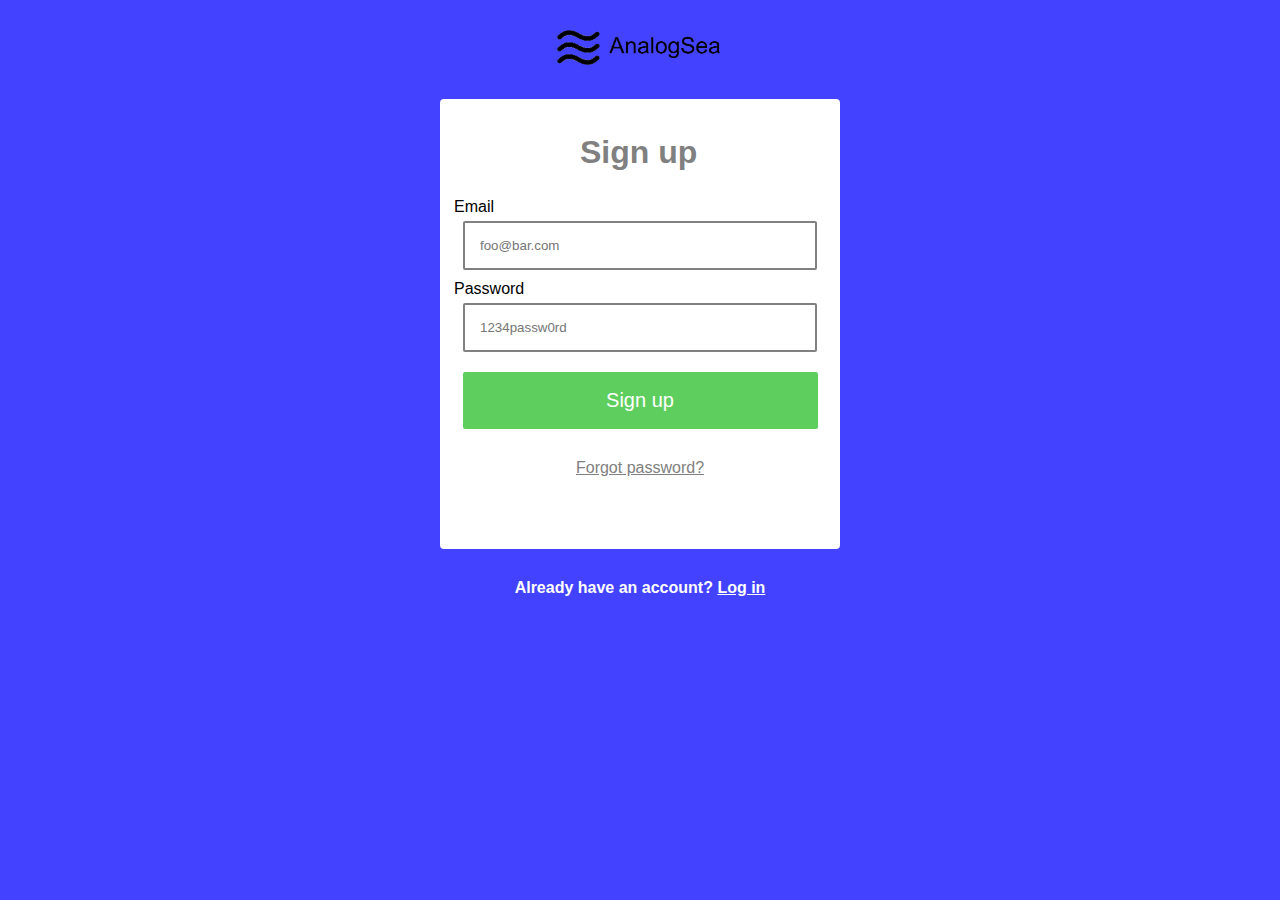
<file: index.html>
<!DOCTYPE html>
<html>
<head>
	<title>A simple form</title>
	<link rel="stylesheet" type="text/css" href="main.css">
</head>
<body>
 <div class="logoset">
   <img src="logo.png" height="35px">
 </div>

 <div class="whiteformset">
  <form class="virav">
 	<h1 class="sigup">Sign up</h1>
 	<fieldset class="filds">
 		<label for="email">Email</label>
 		<input placeholder="foo@bar.com" type="email" name="email" id="email" required />

 		<label for="password">Password</label>
 		<input placeholder="1234passw0rd" type="text" name="password" id="password" required/> 
 		<!-- reqired пишется для требования емайла итд -->
 	</fieldset>
   <button type='sigup' class="buttvir">Sign up</button>

   </form>
 
    <div class="logoset">
 	<p><a href="/forgot-password/new" class="forgpas">Forgot password?<a/></p>
    </div>
 </div>

 <div class="logoset">
 	<p class="lasttxt">Already have an account? <a href="/login" class="lasttxt">Log in</a></p> 

 </div>
   
</body>
</html>
</file>
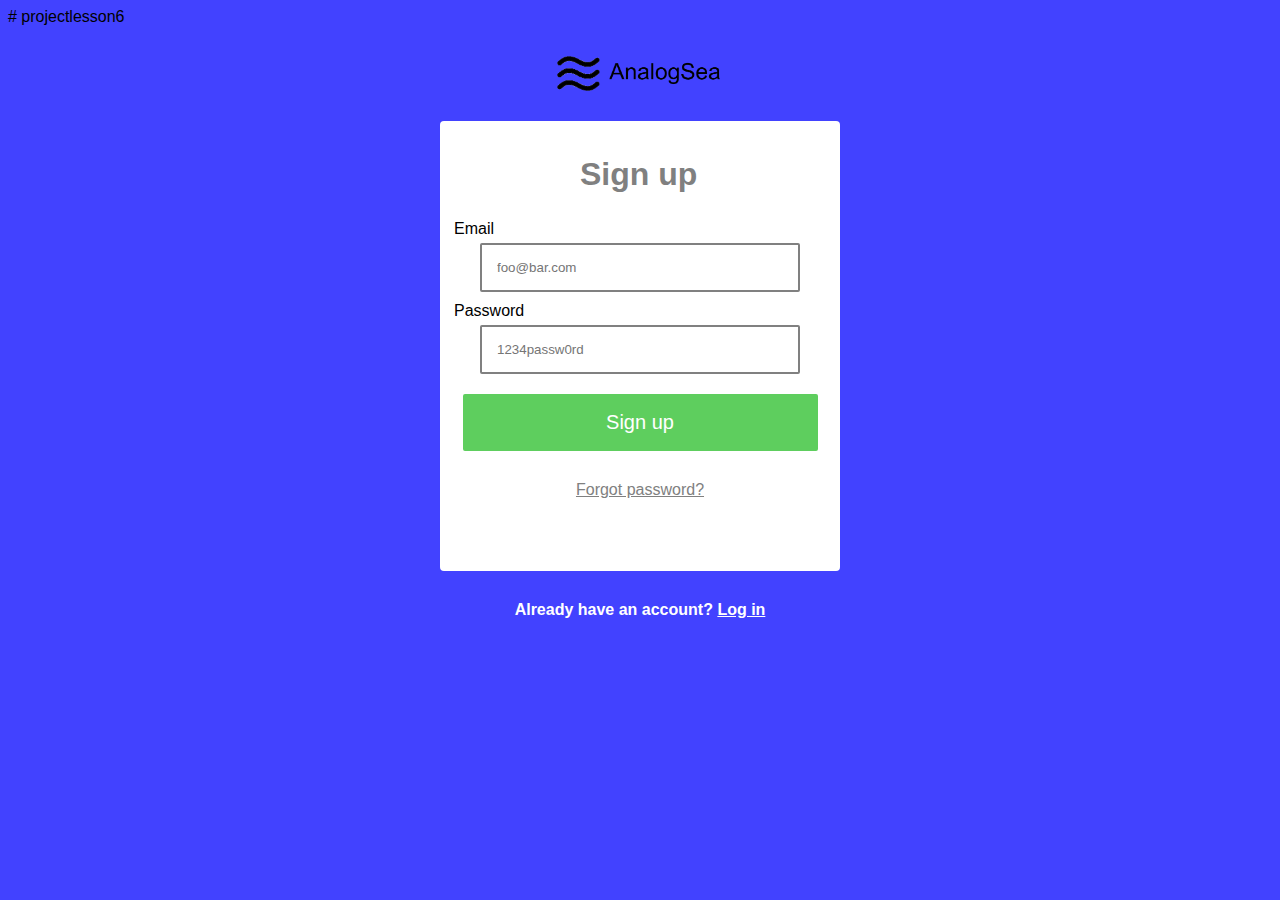
<file: project.html>
# projectlesson6
<!DOCTYPE html>
<html>
<head>
	<title>A simple form</title>
	<link rel="stylesheet" type="text/css" href="main.css">
</head>
<body>
 <div class="logoset">
   <img src="logo.png" height="35px">
 </div>

 <div class="whiteformset">
  <form class="virav">
 	<h1 class="sigup">Sign up</h1>
 	<fieldset class="filds">
 		<label for="email">Email</label>
 		<input placeholder="foo@bar.com" type="email" name="email" id="email" required />

 		<label for="password">Password</label>
 		<input placeholder="1234passw0rd" type="text" name="password" id="password" required/> 
 		<!-- reqired пишется для требования емайла итд -->
 	</fieldset>
   <button type='sigup' class="buttvir">Sign up</button>

   </form>
 
    <div class="logoset">
 	<p><a href="/forgot-password/new" class="forgpas">Forgot password?<a/></p>
    </div>
 </div>

 <div class="logoset">
 	<p class="lasttxt">Already have an account? <a href="/login" class="lasttxt">Log in</a></p> 

 </div>
   
</body>
</html>
</file>
<file: main.css>
body {
	background-color: #4242ff;
	font-family: "Arial";
}

.logoset {
	text-align: center;
	margin-top: 30px;
}

.whiteformset {
	background-color: #fff;
	margin-top: 30px;
	width:400px;
	height: 450px;
	
	margin-left: auto;
	margin-right: auto;
	border-radius: 4px;
	
}

.sigup {
	
	color: gray;
	margin-top: 35px;
	display: inline-block;
	margin-left: 140px;
}

.filds {
	border:none;  
}

.filds label {
	display: block;
	margin-bottom: 5px;
}

.filds input {
	display: block;
	margin-left: auto;
	margin-right: auto;
	margin-bottom: 10px;
	width: 320px;
	padding: 15px;
	border-radius: 2px;
	border-color: gray;
	border-style:solid;
	
}

.virav {
	margin-left: 
}

button {
	
	width: 355px;
	border-radius: 2px;
	padding: 15px;
	border-style:solid;
    background-color: #5ece5e;
    border-color: #5ece5e;
    color:white;
    font-size:20px;
	

}

button:hover{background-color: #32af32;
border-color: #32af32}

.buttvir {
    display: block;
	margin-left: auto;
	margin-right: auto;
}

.forgpas {
	color: gray;  
}

.lasttxt {
	font-weight: bold;
	color: white;
}
</file>
